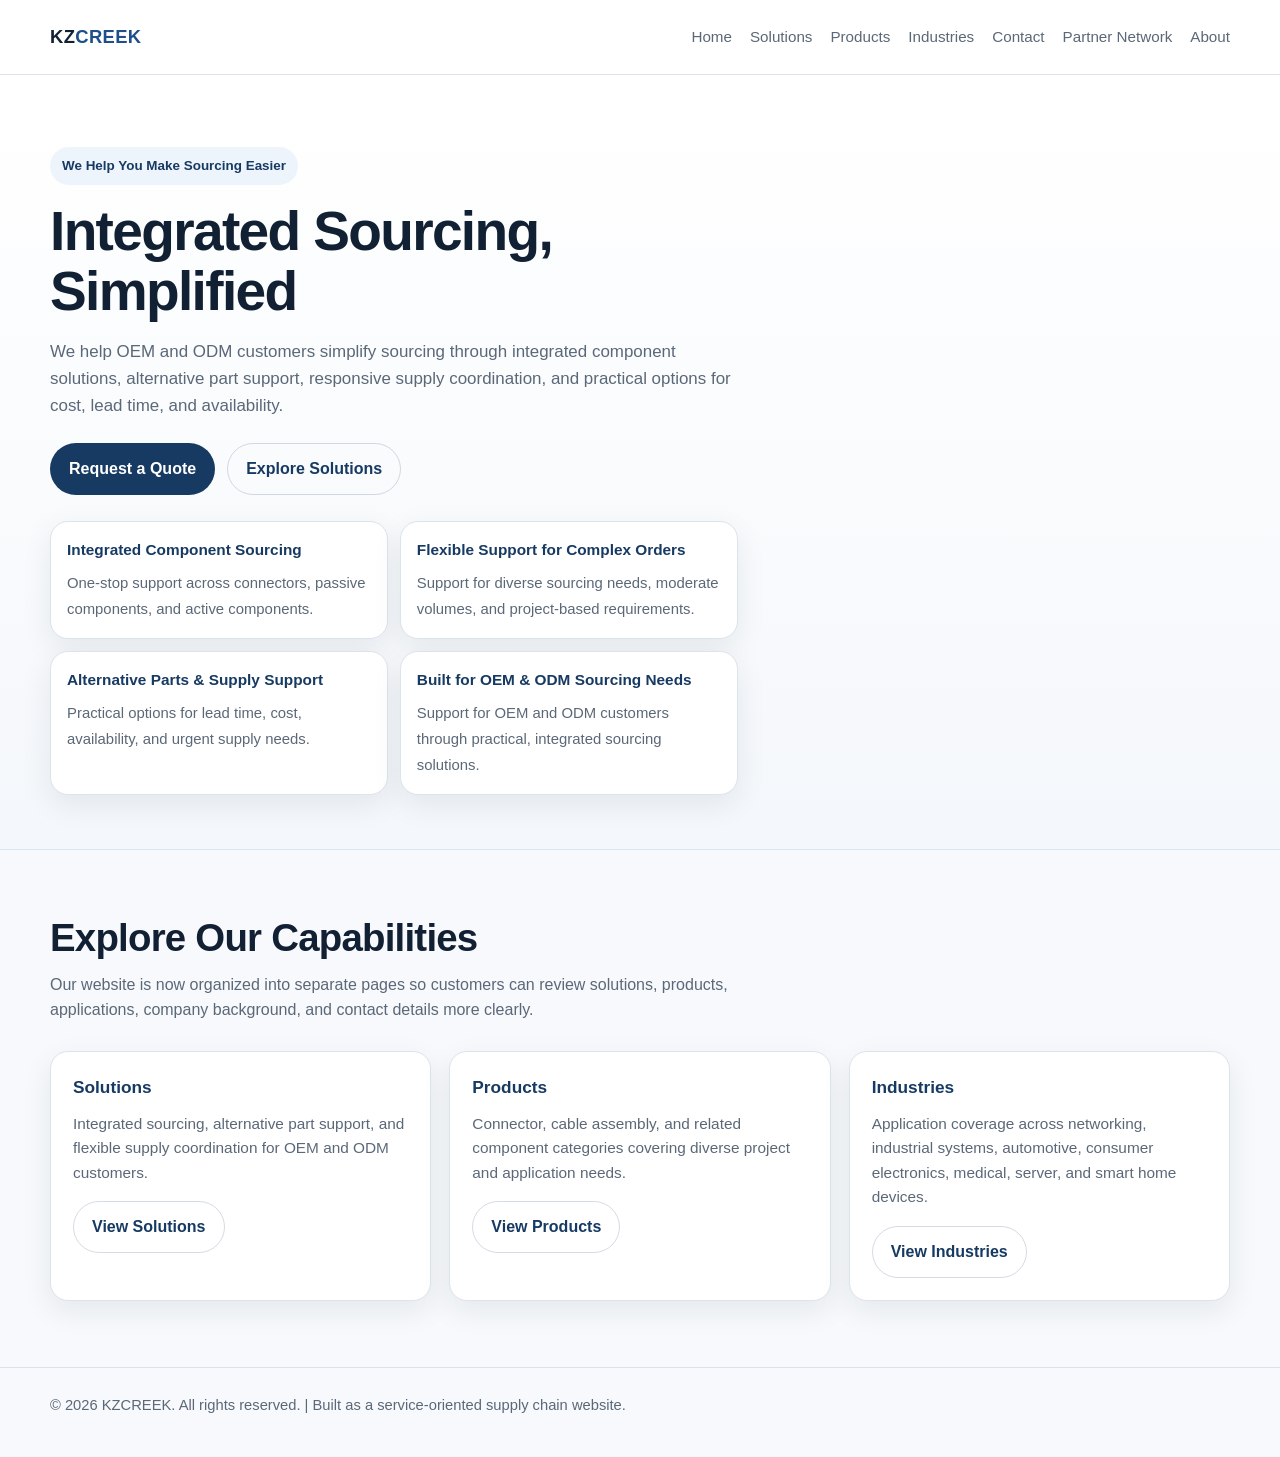
<file: index.html>
<!DOCTYPE html>
<html lang="en">
<head>
  <meta charset="UTF-8" />
  <meta name="viewport" content="width=device-width, initial-scale=1.0" />
  <title>Simplifying Complex Electronic Component Sourcing</title>
  <meta name="description" content="One-stop solutions for connectors, passive and active components with integrated sourcing support for OEM and ODM customers." />
  <link rel="stylesheet" href="styles.css" />
</head>
<body>
  <header class="topbar">
    <div class="container nav">
      <div class="brand">KZ<span>CREEK</span></div>
<nav class="nav-links">
  <a href="index.html">Home</a>
  <a href="solutions.html">Solutions</a>
  <a href="products.html">Products</a>
  <a href="industries.html">Industries</a>
  <a href="contact.html">Contact</a>
  <a href="partners.html">Partner Network</a>
  <a href="about.html">About</a>
</nav>
    </div>
  </header>


  <section class="hero">
    <div class="container hero-grid">
      <div>
        <div class="eyebrow">We Help You Make Sourcing Easier</div>
        <h1>Integrated Sourcing, Simplified</h1>
        <p>
          We help OEM and ODM customers simplify sourcing through integrated component solutions, alternative part support, responsive supply coordination, and practical options for cost, lead time, and availability.
        </p>
        <div class="hero-actions">
          <a class="btn btn-primary" href="#contact">Request a Quote</a>
          <a class="btn btn-secondary" href="#solutions">Explore Solutions</a>
        </div>
        <div class="hero-notes">
          <div class="note">
            <strong>Integrated Component Sourcing</strong>
            <span>One-stop support across connectors, passive components, and active components.</span>
          </div>
          <div class="note">
            <strong>Flexible Support for Complex Orders</strong>
            <span>Support for diverse sourcing needs, moderate volumes, and project-based requirements.</span>
          </div>
          <div class="note">
            <strong>Alternative Parts &amp; Supply Support</strong>
            <span>Practical options for lead time, cost, availability, and urgent supply needs.</span>
          </div>
        <div class="note">
            <strong>Built for OEM & ODM Sourcing Needs</strong>
            <span>Support for OEM and ODM customers through practical, integrated sourcing solutions.</span>
      </div>

    </div>
  </section>

  <section>
    <div class="container">
      <div class="section-head">
        <h2>Explore Our Capabilities</h2>
        <p>
          Our website is now organized into separate pages so customers can review solutions, products, applications, company background, and contact details more clearly.
        </p>
      </div>
      <div class="grid-3">
        <article class="card">
          <h3>Solutions</h3>
          <p>Integrated sourcing, alternative part support, and flexible supply coordination for OEM and ODM customers.</p>
          <div class="pill-row"><a class="btn btn-secondary" href="solutions.html">View Solutions</a></div>
        </article>
        <article class="card">
          <h3>Products</h3>
          <p>Connector, cable assembly, and related component categories covering diverse project and application needs.</p>
          <div class="pill-row"><a class="btn btn-secondary" href="products.html">View Products</a></div>
        </article>
        <article class="card">
          <h3>Industries</h3>
          <p>Application coverage across networking, industrial systems, automotive, consumer electronics, medical, server, and smart home devices.</p>
          <div class="pill-row"><a class="btn btn-secondary" href="industries.html">View Industries</a></div>
        </article>
      </div>
    </div>
  </section>


  <footer class="footer">
    <div class="container">
      © 2026 KZCREEK. All rights reserved. | Built as a service-oriented supply chain website.
    </div>
  </footer>
</body>
</html>
</file>
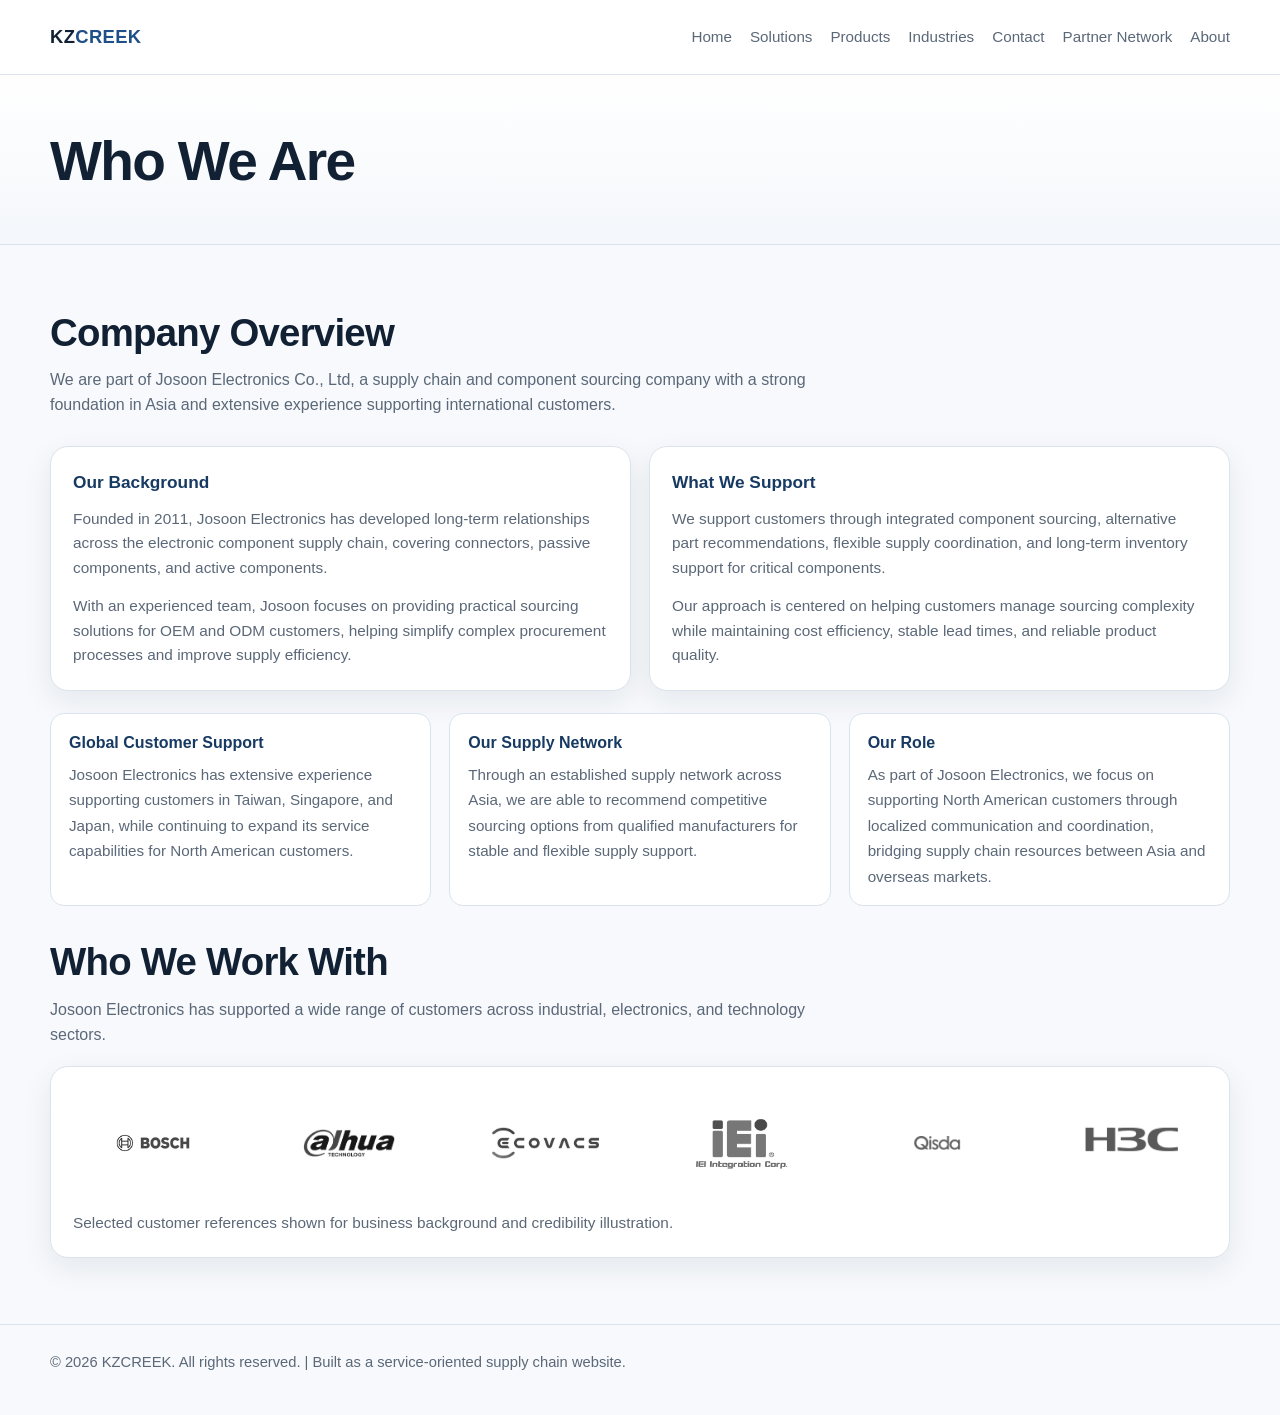
<file: about.html>
<!DOCTYPE html>
<html lang="en">
<head>
  <meta charset="UTF-8" />
  <meta name="viewport" content="width=device-width, initial-scale=1.0" />
  <title>About Us</title>
  <meta name="description" content="About Us" />
  <link rel="stylesheet" href="styles.css" />
</head>
<body>
  <header class="topbar">
    <div class="container nav">
      <div class="brand">KZ<span>CREEK</span></div>
<nav class="nav-links">
  <a href="index.html">Home</a>
  <a href="solutions.html">Solutions</a>
  <a href="products.html">Products</a>
  <a href="industries.html">Industries</a>
  <a href="contact.html">Contact</a>
  <a href="partners.html">Partner Network</a>
  <a href="about.html">About</a>
</nav>
    </div>
  </header>

  <section class="page-hero">
    <div class="container">
      <h1>Who We Are</h1>
    </div>
  </section>



<section id="about">
  <div class="container">
    <div class="section-head">
      <h2>Company Overview</h2>
      <p>
        We are part of Josoon Electronics Co., Ltd, a supply chain and component sourcing company with a strong foundation in Asia and extensive experience supporting international customers.
      </p>
    </div>

    <div class="grid-2">
      <div class="card">
        <h3>Our Background</h3>
        <p>
          Founded in 2011, Josoon Electronics has developed long-term relationships across the electronic component supply chain, covering connectors, passive components, and active components.
        </p>
        <p style="margin-top: 14px; color: var(--muted);">
          With an experienced team, Josoon focuses on providing practical sourcing solutions for OEM and ODM customers, helping simplify complex procurement processes and improve supply efficiency.
        </p>
      </div>

      <div class="card">
        <h3>What We Support</h3>
        <p>
          We support customers through integrated component sourcing, alternative part recommendations, flexible supply coordination, and long-term inventory support for critical components.
        </p>
        <p style="margin-top: 14px; color: var(--muted);">
          Our approach is centered on helping customers manage sourcing complexity while maintaining cost efficiency, stable lead times, and reliable product quality.
        </p>
      </div>
    </div>

    <div style="height: 22px;"></div>

    <div class="grid-3">
      <div class="check">
        <strong>Global Customer Support</strong>
        <span>Josoon Electronics has extensive experience supporting customers in Taiwan, Singapore, and Japan, while continuing to expand its service capabilities for North American customers.</span>
      </div>
      <div class="check">
        <strong>Our Supply Network</strong>
        <span>Through an established supply network across Asia, we are able to recommend competitive sourcing options from qualified manufacturers for stable and flexible supply support.</span>
      </div>
      <div class="check">
        <strong>Our Role</strong>
        <span>As part of Josoon Electronics, we focus on supporting North American customers through localized communication and coordination, bridging supply chain resources between Asia and overseas markets.</span>
      </div>
    </div>

    <div style="height: 34px;"></div>

    <div class="section-head" style="margin-bottom: 18px;">
      <h2>Who We Work With</h2>
      <p>
        Josoon Electronics has supported a wide range of customers across industrial, electronics, and technology sectors.
      </p>
    </div>

    <div class="card">
      <div class="logo-marquee">
        <div class="logo-track">
          <div class="logo-item"><img src="bosch.webp" alt="Bosch" /></div>
          <div class="logo-item"><img src="DAHUIA.png" alt="Dahua" /></div>
          <div class="logo-item"><img src="Ecovacs.jpg" alt="Ecovacs" /></div>
          <div class="logo-item"><img src="IEI.png" alt="IEI" /></div>
          <div class="logo-item"><img src="qisda.jpg" alt="Qisda" /></div>
          <div class="logo-item"><img src="hbc.png" alt="H3C" /></div>
          <div class="logo-item"><img src="arbor.png" alt="Arbor" /></div>
          <div class="logo-item"><img src="adlink.png" alt="ADLINK" /></div>
          <div class="logo-item"><img src="aaeon.png" alt="AAEON" /></div>
          <div class="logo-item"><img src="hikvision.png" alt="Hikvision" /></div>
          <div class="logo-item"><img src="rocktech.png" alt="Rocktech" /></div>
          <div class="logo-item"><img src="pegatoron.png" alt="Pegatron" /></div>

          <div class="logo-item"><img src="bosch.webp" alt="Bosch" /></div>
          <div class="logo-item"><img src="DAHUIA.png" alt="Dahua" /></div>
          <div class="logo-item"><img src="Ecovacs.jpg" alt="Ecovacs" /></div>
          <div class="logo-item"><img src="IEI.png" alt="IEI" /></div>
          <div class="logo-item"><img src="qisda.jpg" alt="Qisda" /></div>
          <div class="logo-item"><img src="hbc.png" alt="H3C" /></div>
          <div class="logo-item"><img src="arbor.png" alt="Arbor" /></div>
          <div class="logo-item"><img src="adlink.png" alt="ADLINK" /></div>
          <div class="logo-item"><img src="aaeon.png" alt="AAEON" /></div>
          <div class="logo-item"><img src="hikvision.png" alt="Hikvision" /></div>
          <div class="logo-item"><img src="rocktech.png" alt="Rocktech" /></div>
          <div class="logo-item"><img src="pegatoron.png" alt="Pegatron" /></div>
        </div>
      </div>
      <p style="margin-top: 14px; color: var(--muted);">
        Selected customer references shown for business background and credibility illustration.
      </p>
    </div>
  </div>
</section>


  <footer class="footer">
    <div class="container">
      © 2026 KZCREEK. All rights reserved. | Built as a service-oriented supply chain website.
    </div>
  </footer>
</body>
</html>
</file>
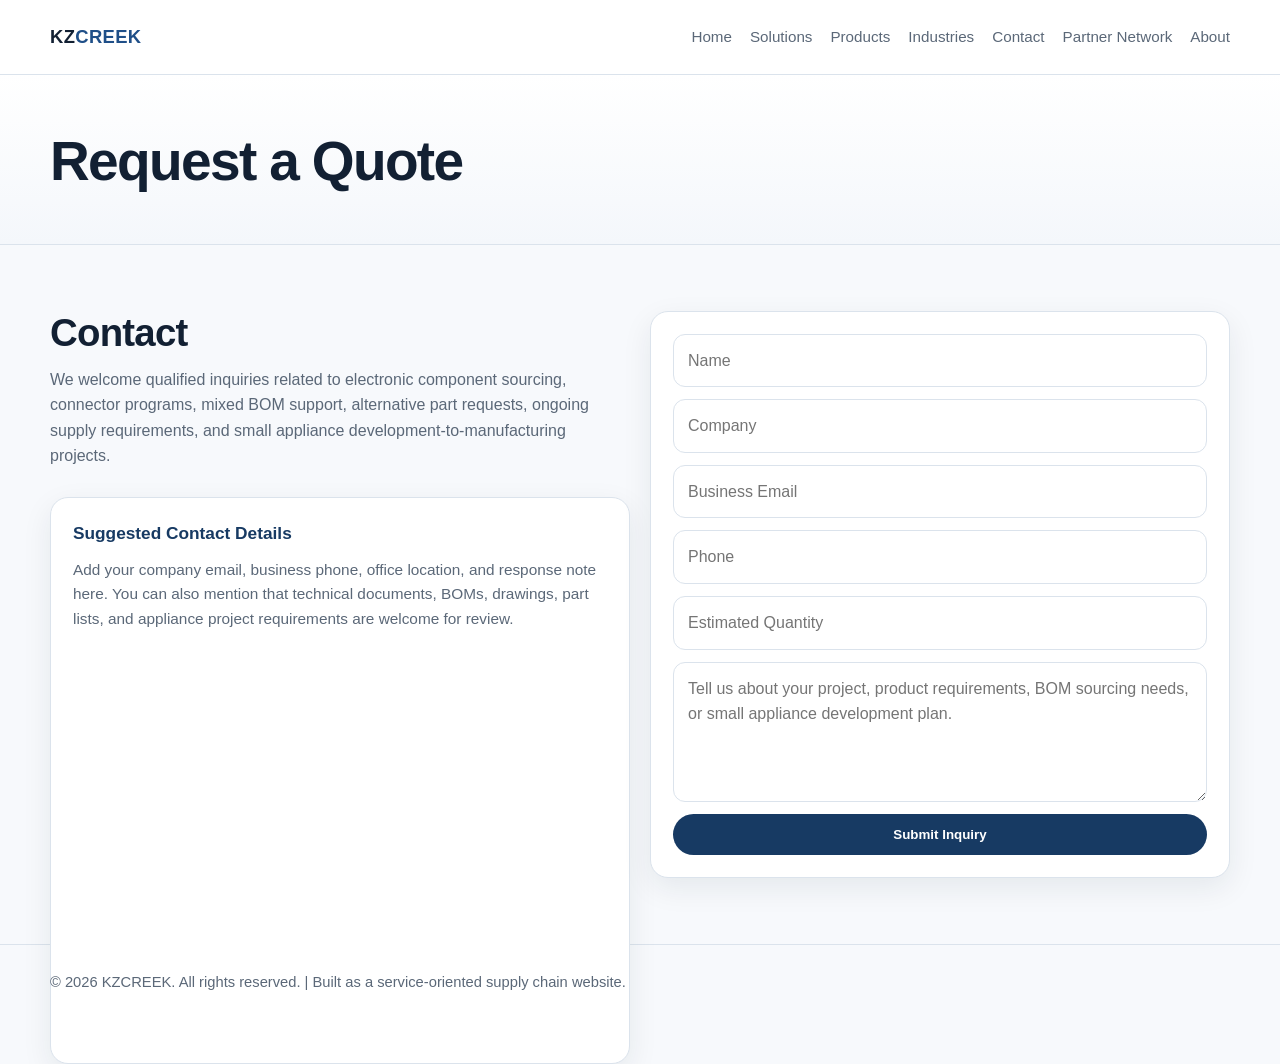
<file: contact.html>
<!DOCTYPE html>
<html lang="en">
<head>
  <meta charset="UTF-8" />
  <meta name="viewport" content="width=device-width, initial-scale=1.0" />
  <title>Request a Quote</title>
  <meta name="description" content="Request a Quote" />
  <link rel="stylesheet" href="styles.css" />
</head>
<body>
  <header class="topbar">
    <div class="container nav">
      <div class="brand">KZ<span>CREEK</span></div>
<nav class="nav-links">
  <a href="index.html">Home</a>
  <a href="solutions.html">Solutions</a>
  <a href="products.html">Products</a>
  <a href="industries.html">Industries</a>
  <a href="contact.html">Contact</a>
  <a href="partners.html">Partner Network</a>
  <a href="about.html">About</a>
</nav>
    </div>
  </header>


  <section class="page-hero">
    <div class="container">
      <h1>Request a Quote</h1>
    </div>
  </section>

  <section id="contact">
    <div class="container contact-wrap">
      <div>
        <div class="section-head">
          <h2>Contact</h2>
          <p>
            We welcome qualified inquiries related to electronic component sourcing, connector programs, mixed BOM support, alternative part requests, ongoing supply requirements, and small appliance development-to-manufacturing projects.
          </p>
        </div>
        <div class="card">
          <h3>Suggested Contact Details</h3>
          <p>
            Add your company email, business phone, office location, and response note here. You can also mention that technical documents, BOMs, drawings, part lists, and appliance project requirements are welcome for review.
          </p>
        </div>
      </div>
      <div class="card">
        <form>
          <input type="text" placeholder="Name" />
          <input type="text" placeholder="Company" />
          <input type="email" placeholder="Business Email" />
          <input type="text" placeholder="Phone" />
          <input type="text" placeholder="Estimated Quantity" />
          <textarea placeholder="Tell us about your project, product requirements, BOM sourcing needs, or small appliance development plan."></textarea>
          <button class="btn btn-primary" type="button">Submit Inquiry</button>
        </form>
      </div>
    </div>
  </section>


  <footer class="footer">
    <div class="container">
      © 2026 KZCREEK. All rights reserved. | Built as a service-oriented supply chain website.
    </div>
  </footer>
</body>
</html>
</file>
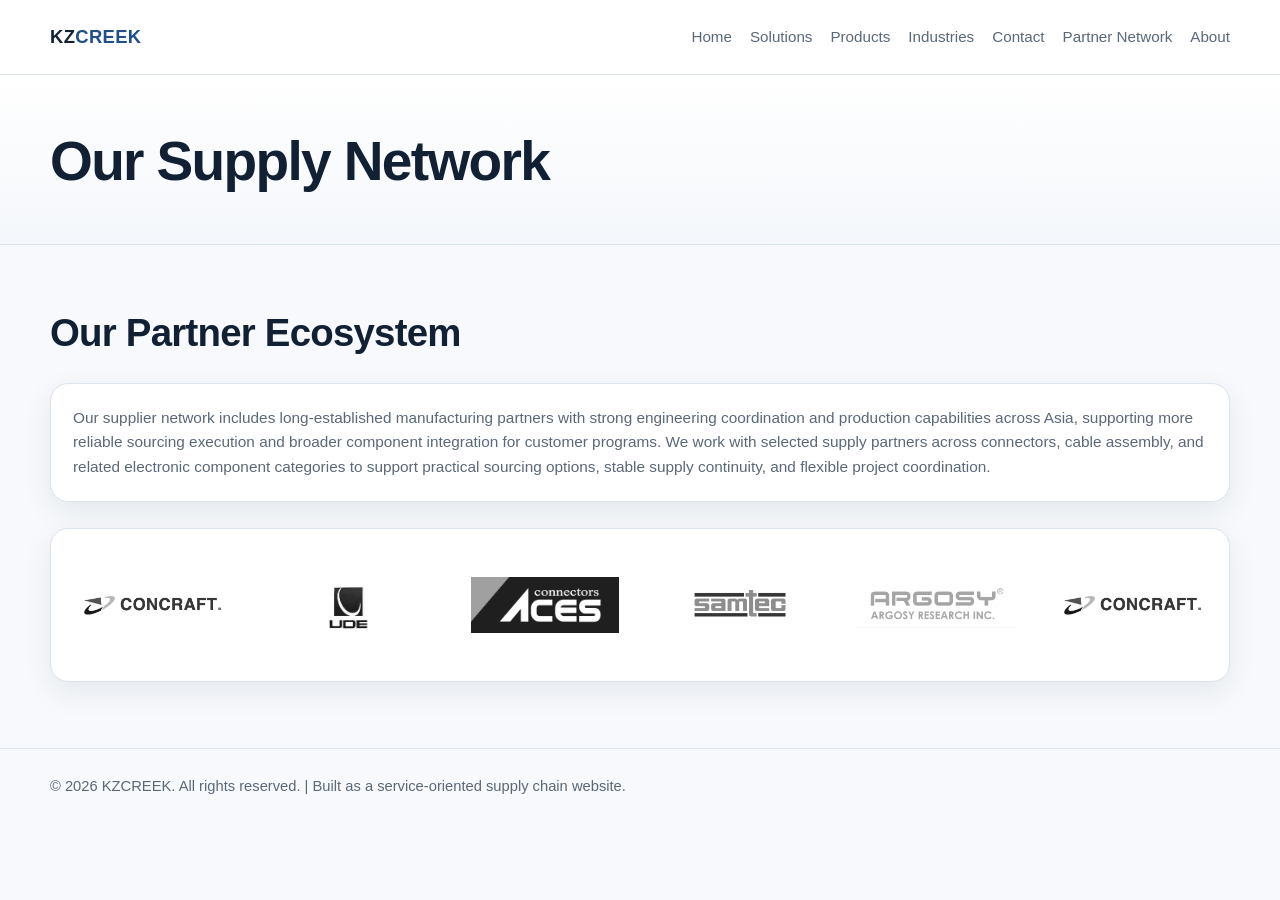
<file: partners.html>
<!DOCTYPE html>
<html lang="en">
<head>
  <meta charset="UTF-8" />
  <meta name="viewport" content="width=device-width, initial-scale=1.0" />
  <title>Partner Network / Supply Resources</title>
  <meta name="description" content="Partner Network / Supply Resources" />
  <link rel="stylesheet" href="styles.css" />
</head>
<body>
  <header class="topbar">
    <div class="container nav">
      <div class="brand">KZ<span>CREEK</span></div>
<nav class="nav-links">
  <a href="index.html">Home</a>
  <a href="solutions.html">Solutions</a>
  <a href="products.html">Products</a>
  <a href="industries.html">Industries</a>
  <a href="contact.html">Contact</a>
  <a href="partners.html">Partner Network</a>
  <a href="about.html">About</a>
</nav>
    </div>
  </header>


  <section class="page-hero">
    <div class="container">
      <h1>Our Supply Network</h1>
    </div>
  </section>

  
  <section id="partners">
    <div class="container">
      <div class="section-head">
        <h2>Our Partner Ecosystem</h2>
        <p>
      </div>

      <div class="card" style="margin-bottom: 26px;">
        <p style="margin: 0;">
          Our supplier network includes long-established manufacturing partners with strong engineering coordination and production capabilities across Asia, supporting more reliable sourcing execution and broader component integration for customer programs.
        We work with selected supply partners across connectors, cable assembly, and related electronic component categories to support practical sourcing options, stable supply continuity, and flexible project coordination.
        </p>
      </div>

      <div class="card">
        <div class="logo-marquee">
          <div class="logo-track">
            <div class="logo-item"><img src="concraft.jpeg" alt="Concraft" /></div>
            <div class="logo-item"><img src="UDE.jpeg" alt="UDE" /></div>
            <div class="logo-item"><img src="ACES.jpeg" alt="ACES" /></div>
            <div class="logo-item"><img src="samtec.webp" alt="Samtec" /></div>
            <div class="logo-item"><img src="Argosy.jpg" alt="Argosy" /></div>

            <div class="logo-item"><img src="concraft.jpeg" alt="Concraft" /></div>
            <div class="logo-item"><img src="UDE.jpeg" alt="UDE" /></div>
            <div class="logo-item"><img src="ACES.jpeg" alt="ACES" /></div>
            <div class="logo-item"><img src="samtec.webp" alt="Samtec" /></div>
            <div class="logo-item"><img src="Argosy.jpg" alt="Argosy" /></div>
          </div>
        </div>
      </div>
    </div>
  </section>



  <footer class="footer">
    <div class="container">
      © 2026 KZCREEK. All rights reserved. | Built as a service-oriented supply chain website.
    </div>
  </footer>
</body>
</html>
</file>
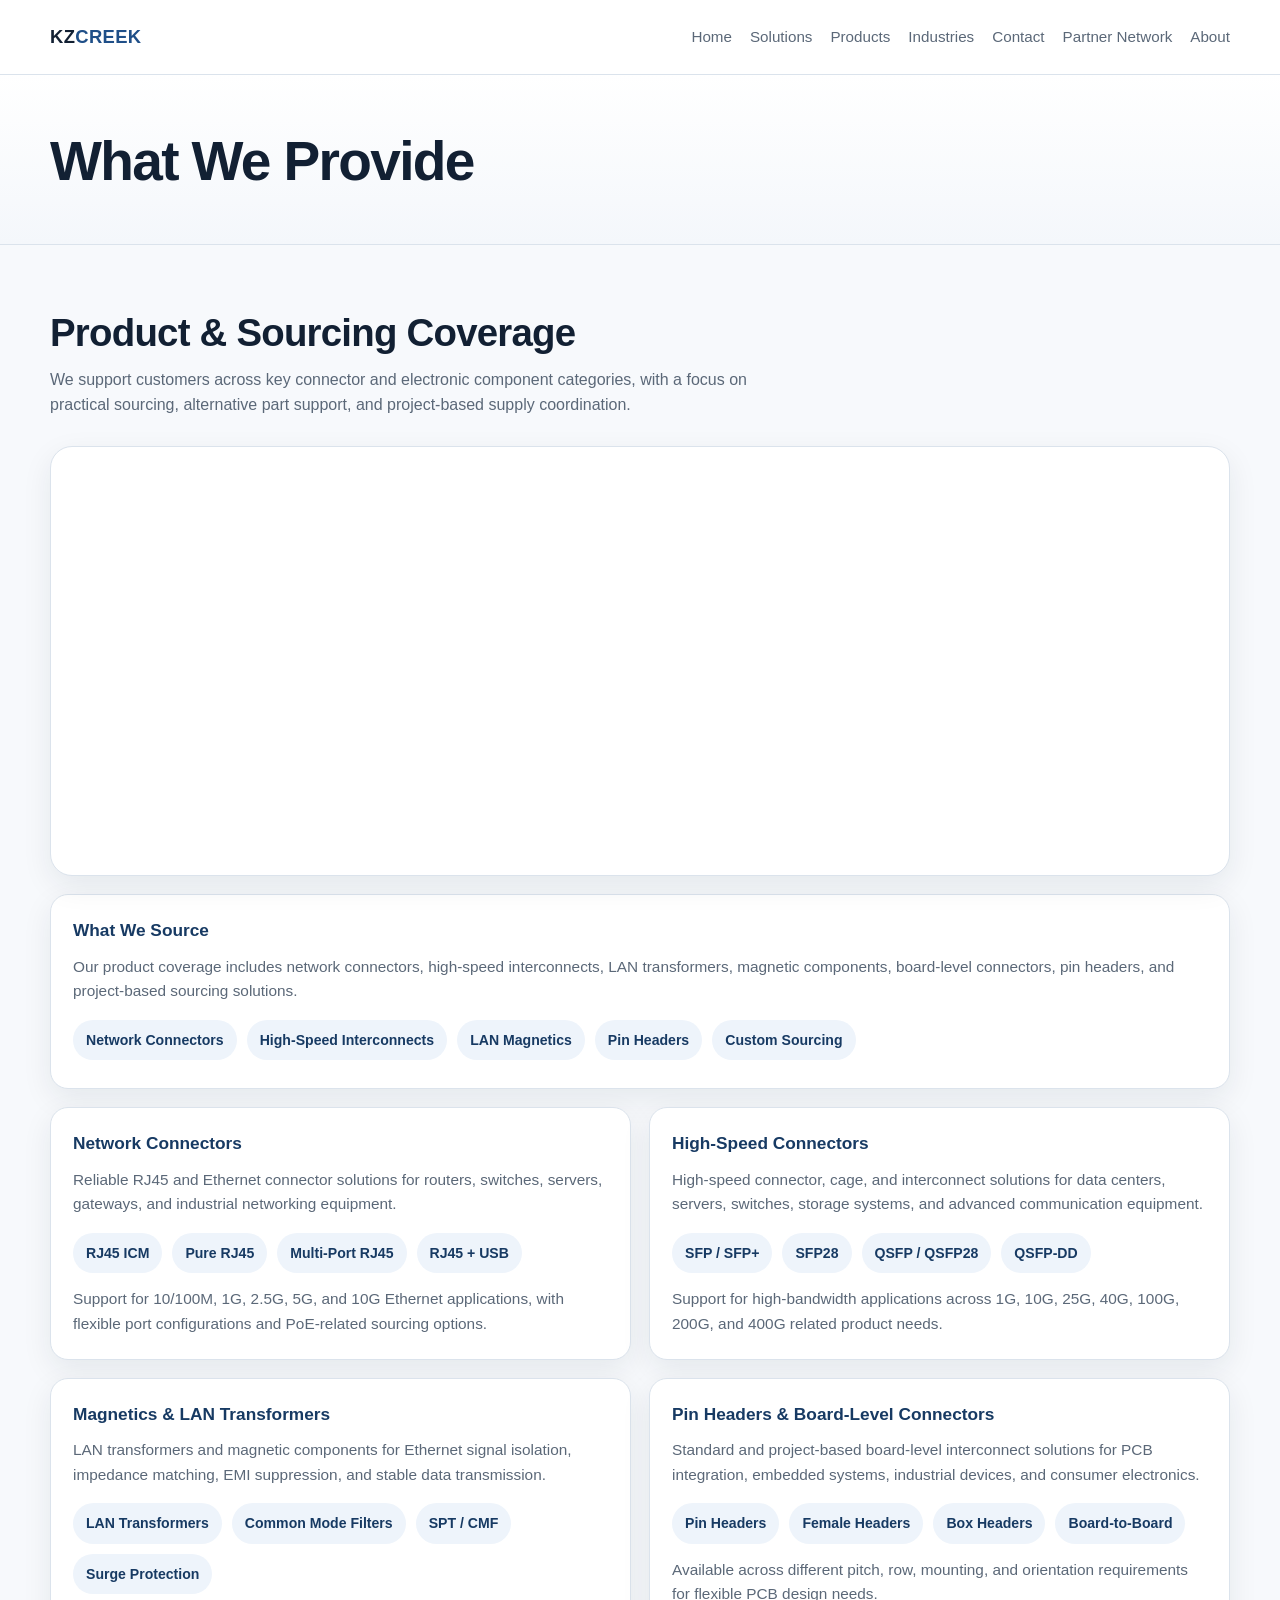
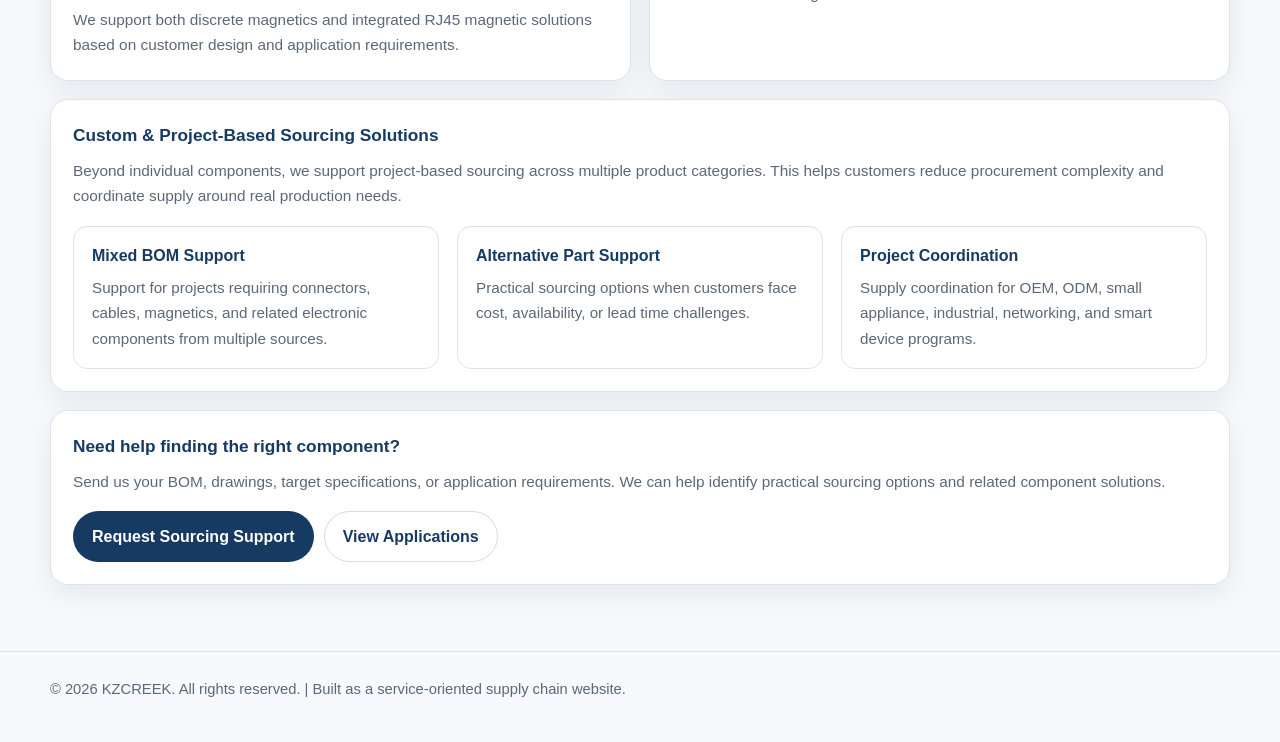
<file: products.html>
<!DOCTYPE html>
<html lang="en">
<head>
  <meta charset="UTF-8" />
  <meta name="viewport" content="width=device-width, initial-scale=1.0" />
  <title>Product Categories</title>
  <meta name="description" content="Product Categories" />
  <link rel="stylesheet" href="styles.css" />

  <style>
  </style>


  <style>
    .product-hero-slider {
      position: relative;
      width: 100%;
      height: 430px;
      border-radius: 22px;
      overflow: hidden;
      border: 1px solid var(--line);
      box-shadow: var(--shadow);
      background: #fff;
      padding: 10px;
    }

    .product-hero-slider img {
      position: absolute;
      inset: 0;
      width: 100%;
      height: 100%;
      object-fit: contain;
      object-position: center;
      background: #fff;
      opacity: 0;
      animation: productSlideShow 10s infinite;
    }

    .product-hero-slider img:nth-child(1) { animation-delay: 0s; }
    .product-hero-slider img:nth-child(2) { animation-delay: 2s; }
    .product-hero-slider img:nth-child(3) { animation-delay: 4s; }
    .product-hero-slider img:nth-child(4) { animation-delay: 6s; }
    .product-hero-slider img:nth-child(5) { animation-delay: 8s; }

    @keyframes productSlideShow {
      0% { opacity: 0; }
      5% { opacity: 1; }
      20% { opacity: 1; }
      25% { opacity: 0; }
      100% { opacity: 0; }
    }

    @media (max-width: 900px) {
      .product-hero-slider {
        height: 280px;
      }
    }
  </style>

</head>
<body>
  <header class="topbar">
    <div class="container nav">
      <div class="brand">KZ<span>CREEK</span></div>
   <nav class="nav-links">
  <a href="index.html">Home</a>
  <a href="solutions.html">Solutions</a>
  <a href="products.html">Products</a>
  <a href="industries.html">Industries</a>
  <a href="contact.html">Contact</a>
  <a href="partners.html">Partner Network</a>
  <a href="about.html">About</a>
</nav>
    </div>
  </header>


  <section class="page-hero">
    <div class="container">
      <h1>What We Provide</h1>
    </div>
  </section>

  
  <section id="products">
    <div class="container">
      <div class="section-head">
        <h2>Product & Sourcing Coverage</h2>
        <p>
          We support customers across key connector and electronic component categories, with a focus on practical sourcing, alternative part support, and project-based supply coordination.
        </p>
      </div>

      <div class="product-stack">
        <div class="product-hero-slider">
          <img src="rj45.png" alt="Network Connectors" />
          <img src="high speed connector.png" alt="High-Speed Connectors" />
          <img src="mag & lan.png" alt="Magnetics and LAN Transformers" />
          <img src="pin head.png" alt="Pin Headers and Board-Level Connectors" />
          <img src="customer design.png" alt="Custom and Project-Based Sourcing Solutions" />
        </div>

        <div class="card product-overview-card">
          <h3>What We Source</h3>
          <p>
            Our product coverage includes network connectors, high-speed interconnects, LAN transformers, magnetic components, board-level connectors, pin headers, and project-based sourcing solutions.
          </p>
          <div class="pill-row">
            <span class="pill">Network Connectors</span>
            <span class="pill">High-Speed Interconnects</span>
            <span class="pill">LAN Magnetics</span>
            <span class="pill">Pin Headers</span>
            <span class="pill">Custom Sourcing</span>
          </div>
        </div>

        <div class="grid-2">
          <article class="card">
            <h3>Network Connectors</h3>
            <p>
              Reliable RJ45 and Ethernet connector solutions for routers, switches, servers, gateways, and industrial networking equipment.
            </p>
            <div class="pill-row">
              <span class="pill">RJ45 ICM</span>
              <span class="pill">Pure RJ45</span>
              <span class="pill">Multi-Port RJ45</span>
              <span class="pill">RJ45 + USB</span>
            </div>
            <p style="margin-top: 14px; color: var(--muted);">
              Support for 10/100M, 1G, 2.5G, 5G, and 10G Ethernet applications, with flexible port configurations and PoE-related sourcing options.
            </p>
          </article>

          <article class="card">
            <h3>High-Speed Connectors</h3>
            <p>
              High-speed connector, cage, and interconnect solutions for data centers, servers, switches, storage systems, and advanced communication equipment.
            </p>
            <div class="pill-row">
              <span class="pill">SFP / SFP+</span>
              <span class="pill">SFP28</span>
              <span class="pill">QSFP / QSFP28</span>
              <span class="pill">QSFP-DD</span>
            </div>
            <p style="margin-top: 14px; color: var(--muted);">
              Support for high-bandwidth applications across 1G, 10G, 25G, 40G, 100G, 200G, and 400G related product needs.
            </p>
          </article>
        </div>

        <div class="grid-2">
          <article class="card">
            <h3>Magnetics & LAN Transformers</h3>
            <p>
              LAN transformers and magnetic components for Ethernet signal isolation, impedance matching, EMI suppression, and stable data transmission.
            </p>
            <div class="pill-row">
              <span class="pill">LAN Transformers</span>
              <span class="pill">Common Mode Filters</span>
              <span class="pill">SPT / CMF</span>
              <span class="pill">Surge Protection</span>
            </div>
            <p style="margin-top: 14px; color: var(--muted);">
              We support both discrete magnetics and integrated RJ45 magnetic solutions based on customer design and application requirements.
            </p>
          </article>

          <article class="card">
            <h3>Pin Headers & Board-Level Connectors</h3>
            <p>
              Standard and project-based board-level interconnect solutions for PCB integration, embedded systems, industrial devices, and consumer electronics.
            </p>
            <div class="pill-row">
              <span class="pill">Pin Headers</span>
              <span class="pill">Female Headers</span>
              <span class="pill">Box Headers</span>
              <span class="pill">Board-to-Board</span>
            </div>
            <p style="margin-top: 14px; color: var(--muted);">
              Available across different pitch, row, mounting, and orientation requirements for flexible PCB design needs.
            </p>
          </article>
        </div>

        <div class="card">
          <h3>Custom & Project-Based Sourcing Solutions</h3>
          <p>
            Beyond individual components, we support project-based sourcing across multiple product categories. This helps customers reduce procurement complexity and coordinate supply around real production needs.
          </p>
          <div class="grid-3" style="margin-top: 18px;">
            <div class="check">
              <strong>Mixed BOM Support</strong>
              <span>Support for projects requiring connectors, cables, magnetics, and related electronic components from multiple sources.</span>
            </div>
            <div class="check">
              <strong>Alternative Part Support</strong>
              <span>Practical sourcing options when customers face cost, availability, or lead time challenges.</span>
            </div>
            <div class="check">
              <strong>Project Coordination</strong>
              <span>Supply coordination for OEM, ODM, small appliance, industrial, networking, and smart device programs.</span>
            </div>
          </div>
        </div>

        <div class="card">
          <h3>Need help finding the right component?</h3>
          <p>
            Send us your BOM, drawings, target specifications, or application requirements. We can help identify practical sourcing options and related component solutions.
          </p>
          <div class="pill-row">
            <a class="btn btn-primary" href="contact.html">Request Sourcing Support</a>
            <a class="btn btn-secondary" href="industries.html">View Applications</a>
          </div>
        </div>
      </div>
    </div>
  </section>



  <footer class="footer">
    <div class="container">
      © 2026 KZCREEK. All rights reserved. | Built as a service-oriented supply chain website.
    </div>
  </footer>
</body>
</html>
</file>
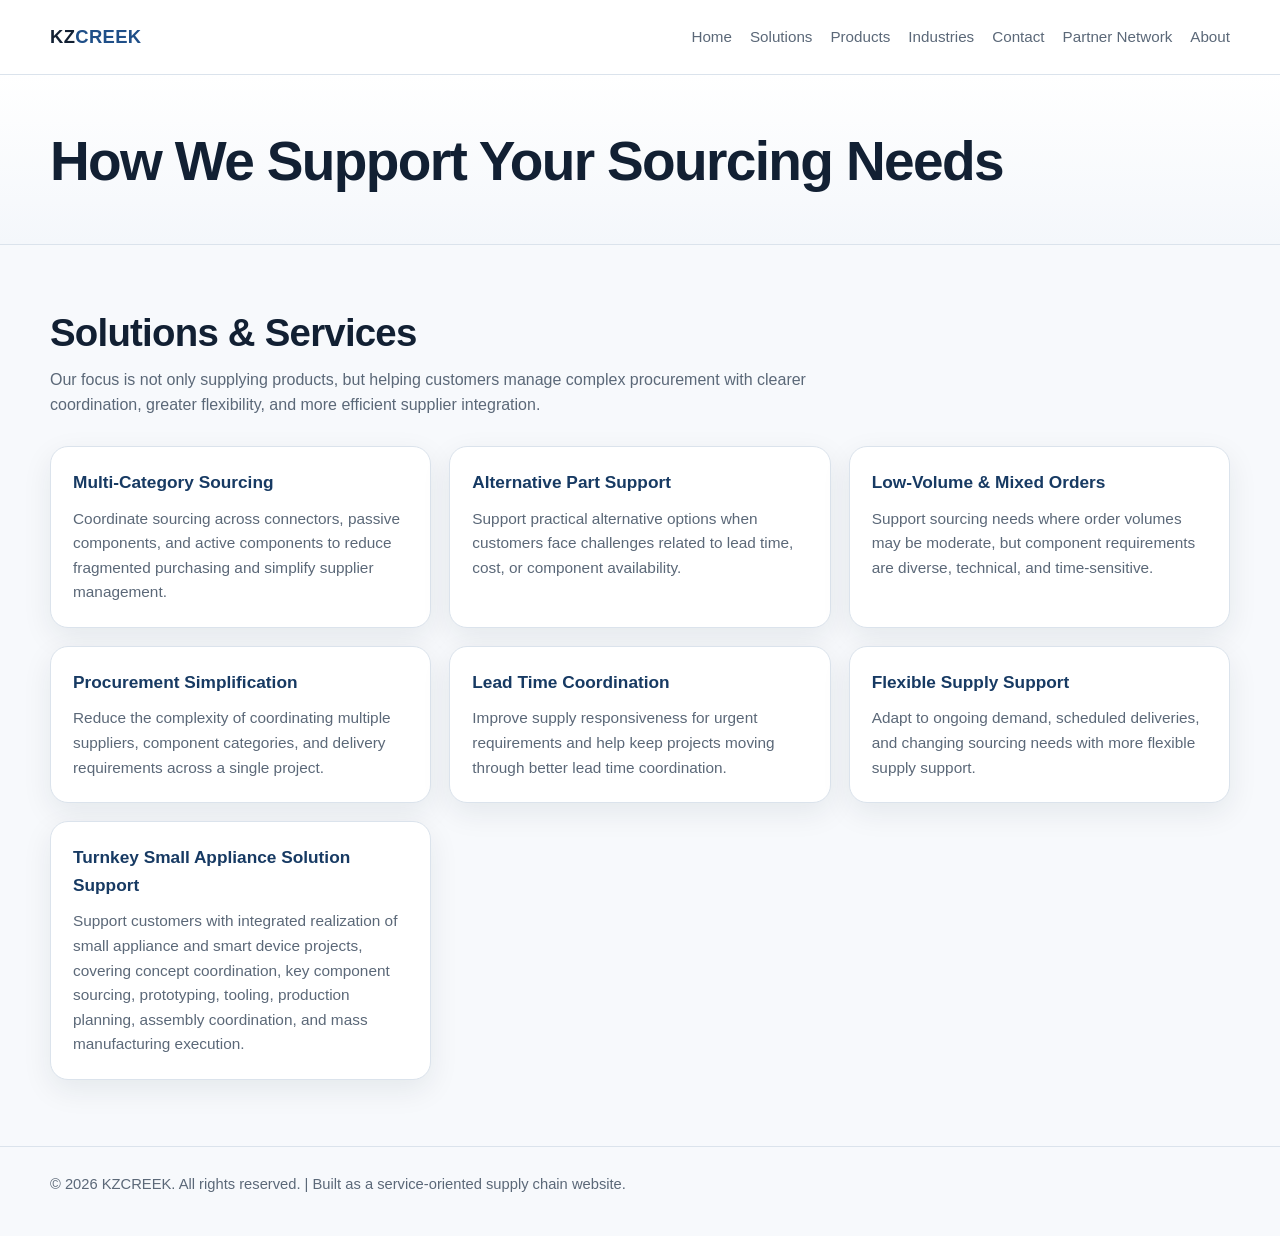
<file: solutions.html>
<!DOCTYPE html>
<html lang="en">
<head>
  <meta charset="UTF-8" />
  <meta name="viewport" content="width=device-width, initial-scale=1.0" />
  <title>Solutions & Services</title>
  <meta name="description" content="Solutions & Services" />
  <link rel="stylesheet" href="styles.css" />
</head>
<body>
  <header class="topbar">
    <div class="container nav">
      <div class="brand">KZ<span>CREEK</span></div>
     <nav class="nav-links">
  <a href="index.html">Home</a>
  <a href="solutions.html">Solutions</a>
  <a href="products.html">Products</a>
  <a href="industries.html">Industries</a>
  <a href="contact.html">Contact</a>
  <a href="partners.html">Partner Network</a>
  <a href="about.html">About</a>
</nav>
    </div>
  </header>


  <section class="page-hero">
    <div class="container">
      <h1>How We Support Your Sourcing Needs</h1>
    </div>
  </section>

  <section id="solutions">
    <div class="container">
      <div class="section-head">
        <h2>Solutions &amp; Services</h2>
        <p>
          Our focus is not only supplying products, but helping customers manage complex procurement with clearer coordination, greater flexibility, and more efficient supplier integration.
        </p>
      </div>
      <div class="grid-3">
        <article class="card"><h3>Multi-Category Sourcing</h3><p>Coordinate sourcing across connectors, passive components, and active components to reduce fragmented purchasing and simplify supplier management.</p></article>
        <article class="card"><h3>Alternative Part Support</h3><p>Support practical alternative options when customers face challenges related to lead time, cost, or component availability.</p></article>
        <article class="card"><h3>Low-Volume &amp; Mixed Orders</h3><p>Support sourcing needs where order volumes may be moderate, but component requirements are diverse, technical, and time-sensitive.</p></article>
        <article class="card"><h3>Procurement Simplification</h3><p>Reduce the complexity of coordinating multiple suppliers, component categories, and delivery requirements across a single project.</p></article>
        <article class="card"><h3>Lead Time Coordination</h3><p>Improve supply responsiveness for urgent requirements and help keep projects moving through better lead time coordination.</p></article>
        <article class="card"><h3>Flexible Supply Support</h3><p>Adapt to ongoing demand, scheduled deliveries, and changing sourcing needs with more flexible supply support.</p></article>
        <article class="card"><h3>Turnkey Small Appliance Solution Support</h3><p>Support customers with integrated realization of small appliance and smart device projects, covering concept coordination, key component sourcing, prototyping, tooling, production planning, assembly coordination, and mass manufacturing execution.</p></article>
      </div>
    </div>
  </section>


  <footer class="footer">
    <div class="container">
      © 2026 KZCREEK. All rights reserved. | Built as a service-oriented supply chain website.
    </div>
  </footer>
</body>
</html>
</file>
<file: styles.css>
:root {
      --bg: #f7f9fc;
      --surface: #ffffff;
      --text: #122033;
      --muted: #5b6878;
      --line: #dbe3ec;
      --primary: #173a63;
      --primary-2: #1f4f88;
      --accent: #eef4fb;
      --max: 1180px;
      --radius: 18px;
      --shadow: 0 10px 30px rgba(18, 32, 51, 0.08);
    }

    * { box-sizing: border-box; }
    html { scroll-behavior: smooth; }
    body {
      margin: 0;
      font-family: -apple-system, BlinkMacSystemFont, "Segoe UI", Roboto, Helvetica, Arial, sans-serif;
      color: var(--text);
      background: var(--bg);
      line-height: 1.6;
    }

    a { color: inherit; text-decoration: none; }
    img { max-width: 100%; display: block; }

    .container {
      width: min(var(--max), calc(100% - 32px));
      margin: 0 auto;
    }

    .topbar {
      background: var(--surface);
      border-bottom: 1px solid var(--line);
      position: sticky;
      top: 0;
      z-index: 20;
    }

    .nav {
      display: flex;
      align-items: center;
      justify-content: space-between;
      min-height: 74px;
      gap: 20px;
    }

    .brand {
      font-size: 1.15rem;
      font-weight: 700;
      letter-spacing: 0.02em;
    }

    .brand span {
      color: var(--primary-2);
    }

    .nav-links {
      display: flex;
      flex-wrap: wrap;
      gap: 18px;
      font-size: 0.95rem;
      color: var(--muted);
    }

    .btn {
      display: inline-flex;
      align-items: center;
      justify-content: center;
      padding: 12px 18px;
      border-radius: 999px;
      font-weight: 600;
      border: 1px solid transparent;
      transition: 0.2s ease;
    }

    .btn-primary {
      background: var(--primary);
      color: #fff;
    }

    .btn-primary:hover { background: var(--primary-2); }

    .btn-secondary {
      background: transparent;
      color: var(--primary);
      border-color: rgba(23,58,99,0.18);
    }

    .hero {
      padding: 72px 0 54px;
      background: linear-gradient(180deg, #ffffff 0%, #f4f7fb 100%);
      border-bottom: 1px solid var(--line);
    }

    .hero-grid {
      display: grid;
      grid-template-columns: 1.2fr 0.8fr;
      gap: 34px;
      align-items: center;
    }

    .eyebrow {
      display: inline-block;
      padding: 8px 12px;
      border-radius: 999px;
      background: var(--accent);
      color: var(--primary);
      font-size: 0.84rem;
      font-weight: 700;
      margin-bottom: 16px;
    }

    h1 {
      margin: 0 0 16px;
      font-size: clamp(2rem, 4.3vw, 3.7rem);
      line-height: 1.1;
      letter-spacing: -0.03em;
    }

    .hero p {
      margin: 0 0 24px;
      font-size: 1.06rem;
      color: var(--muted);
      max-width: 720px;
    }

    .hero-actions {
      display: flex;
      flex-wrap: wrap;
      gap: 12px;
      margin-bottom: 26px;
    }

    .hero-notes {
      display: grid;
      grid-template-columns: repeat(auto-fit, minmax(280px, 1fr));
      gap: 12px;
    }

    .note {
      background: var(--surface);
      border: 1px solid var(--line);
      border-radius: var(--radius);
      padding: 16px;
      box-shadow: var(--shadow);
      min-height: 108px;
    }

    .note strong {
      display: block;
      margin-bottom: 8px;
      color: var(--primary);
      font-size: 0.96rem;
    }

    .note span {
      color: var(--muted);
      font-size: 0.93rem;
    }

    .hero-card {
      background: var(--surface);
      border: 1px solid var(--line);
      border-radius: 24px;
      padding: 26px;
      box-shadow: var(--shadow);
    }

    .hero-card h3 {
      margin: 0 0 14px;
      font-size: 1.1rem;
    }

    .hero-card ul {
      margin: 0;
      padding-left: 18px;
      color: var(--muted);
    }

    .hero-card li + li { margin-top: 10px; }

    section {
      padding: 66px 0;
    }

    .section-head {
      max-width: 760px;
      margin-bottom: 28px;
    }

    .section-head h2 {
      margin: 0 0 12px;
      font-size: clamp(1.7rem, 3vw, 2.5rem);
      line-height: 1.15;
      letter-spacing: -0.02em;
    }

    .section-head p {
      margin: 0;
      color: var(--muted);
    }

    .grid-4, .grid-3, .grid-2 {
      display: grid;
      gap: 18px;
    }

    .grid-4 { grid-template-columns: repeat(4, 1fr); }
    .grid-3 { grid-template-columns: repeat(3, 1fr); }
    .grid-2 { grid-template-columns: repeat(2, 1fr); }

    .grid-2,
    .grid-3 {
      align-items: stretch;
    }

    .card {
      background: var(--surface);
      border: 1px solid var(--line);
      border-radius: var(--radius);
      padding: 22px;
      box-shadow: var(--shadow);
      height: 100%;
      display: flex;
      flex-direction: column;
    }

    .card h3 {
      margin: 0 0 10px;
      font-size: 1.08rem;
      color: var(--primary);
    }

    .card p {
      margin: 0;
      color: var(--muted);
      font-size: 0.96rem;
    }

    .split {
      display: grid;
      grid-template-columns: 1fr 1fr;
      gap: 22px;
      align-items: start;
    }

    .checklist {
      display: grid;
      gap: 14px;
      margin-top: 18px;
    }

    .check {
      background: var(--surface);
      border: 1px solid var(--line);
      border-radius: 14px;
      padding: 16px 18px;
      height: 100%;
    }

    .check strong {
      display: block;
      margin-bottom: 6px;
      color: var(--primary);
    }

    .check span {
      color: var(--muted);
      font-size: 0.95rem;
    }

    .industry-list, .product-list {
      display: grid;
      gap: 12px;
    }

    .pill-row {
      display: flex;
      flex-wrap: wrap;
      gap: 10px;
      margin-top: 16px;
    }

    .pill {
      padding: 9px 13px;
      border-radius: 999px;
      background: var(--accent);
      color: var(--primary);
      font-weight: 600;
      font-size: 0.88rem;
    }

    .partner-band {
      background: #f0f5fb;
      border-top: 1px solid var(--line);
      border-bottom: 1px solid var(--line);
    }

    .partner-box {
      display: grid;
      grid-template-columns: 1.2fr 0.8fr;
      gap: 24px;
      align-items: center;
    }

    .quote {
      background: var(--surface);
      border: 1px solid var(--line);
      border-radius: 22px;
      padding: 22px;
      box-shadow: var(--shadow);
    }

    .quote p {
      margin: 0;
      color: var(--muted);
    }

    .contact-wrap {
      display: grid;
      grid-template-columns: 1fr 1fr;
      gap: 20px;
    }

    form {
      display: grid;
      gap: 12px;
    }

    input, textarea {
      width: 100%;
      padding: 13px 14px;
      border: 1px solid var(--line);
      border-radius: 12px;
      font: inherit;
      background: #fff;
    }

    textarea { min-height: 140px; resize: vertical; }

    .footer {
      padding: 26px 0 40px;
      border-top: 1px solid var(--line);
      color: var(--muted);
      font-size: 0.92rem;
    }

    @media (max-width: 980px) {
      .hero-grid,
      .split,
      .partner-box,
      .contact-wrap,
      .grid-4,
      .grid-3,
      .grid-2,
      .hero-notes,
      .industry-flip-grid {
        grid-template-columns: 1fr;
      }

      .nav {
        align-items: flex-start;
        padding: 14px 0;
      }

      .nav-links {
        gap: 12px;
      }
    }

    .product-stack {
      display: grid;
      gap: 18px;
    }

    .product-overview-card {
      margin-bottom: 6px;
    }

    .industry-flip-grid {
      display: grid;
      grid-template-columns: repeat(3, 1fr);
      gap: 18px;
    }

    .flip-card {
      background: transparent;
      perspective: 1400px;
      min-height: 340px;
    }

    .flip-card-inner {
      position: relative;
      width: 100%;
      min-height: 340px;
      height: 100%;
      transition: transform 0.75s ease;
      transform-style: preserve-3d;
    }

    .flip-card:hover .flip-card-inner {
      transform: rotateY(180deg);
    }

    .flip-face {
      position: absolute;
      inset: 0;
      border-radius: 18px;
      overflow: hidden;
      backface-visibility: hidden;
      -webkit-backface-visibility: hidden;
      box-shadow: var(--shadow);
      border: 1px solid var(--line);
    }

    .flip-front {
      background-size: cover;
      background-position: center;
      display: flex;
      align-items: flex-end;
    }

    .flip-front::before {
      content: "";
      position: absolute;
      inset: 0;
      background: linear-gradient(180deg, rgba(6,15,25,0.16) 0%, rgba(6,15,25,0.64) 100%);
    }

    .flip-front-content {
      position: relative;
      z-index: 1;
      width: 100%;
      padding: 22px;
      color: #fff;
    }

    .flip-front-content h3 {
      margin: 0;
      font-size: 1.2rem;
      line-height: 1.2;
      color: #fff;
    }

    .flip-back {
      background: linear-gradient(180deg, #173a63 0%, #122033 100%);
      color: #fff;
      transform: rotateY(180deg);
      padding: 24px;
      display: flex;
      flex-direction: column;
      justify-content: center;
    }

    .flip-back h3 {
      margin: 0 0 12px;
      color: #fff;
      font-size: 1.14rem;
      line-height: 1.25;
    }

    .flip-back p {
      margin: 0;
      color: rgba(255,255,255,0.88);
      font-size: 0.96rem;
    }

.nav-links a.active {
  color: var(--primary);
  font-weight: 700;
}

.page-hero {
  padding: 56px 0 36px;
  background: linear-gradient(180deg, #ffffff 0%, #f4f7fb 100%);
  border-bottom: 1px solid var(--line);
}


.logo-marquee {
  overflow: hidden;
  width: 100%;
  position: relative;
  border-radius: 12px;
  background: #fff;
  padding: 18px 0;
}

.logo-track {
  display: flex;
  align-items: center;
  gap: 36px;
  width: max-content;
  animation: scrollLogos 28s linear infinite;
}

.logo-marquee:hover .logo-track {
  animation-play-state: paused;
}

.logo-item {
  flex: 0 0 auto;
  width: 160px;
  height: 72px;
  display: flex;
  align-items: center;
  justify-content: center;
}

.logo-item img {
  max-width: 100%;
  max-height: 56px;
  width: auto;
  height: auto;
  object-fit: contain;
  filter: grayscale(100%);
  opacity: 0.9;
  transition: 0.25s ease;
}

.logo-item img:hover {
  filter: grayscale(0%);
  opacity: 1;
}

@keyframes scrollLogos {
  from {
    transform: translateX(0);
  }
  to {
    transform: translateX(-50%);
  }
}
</file>
